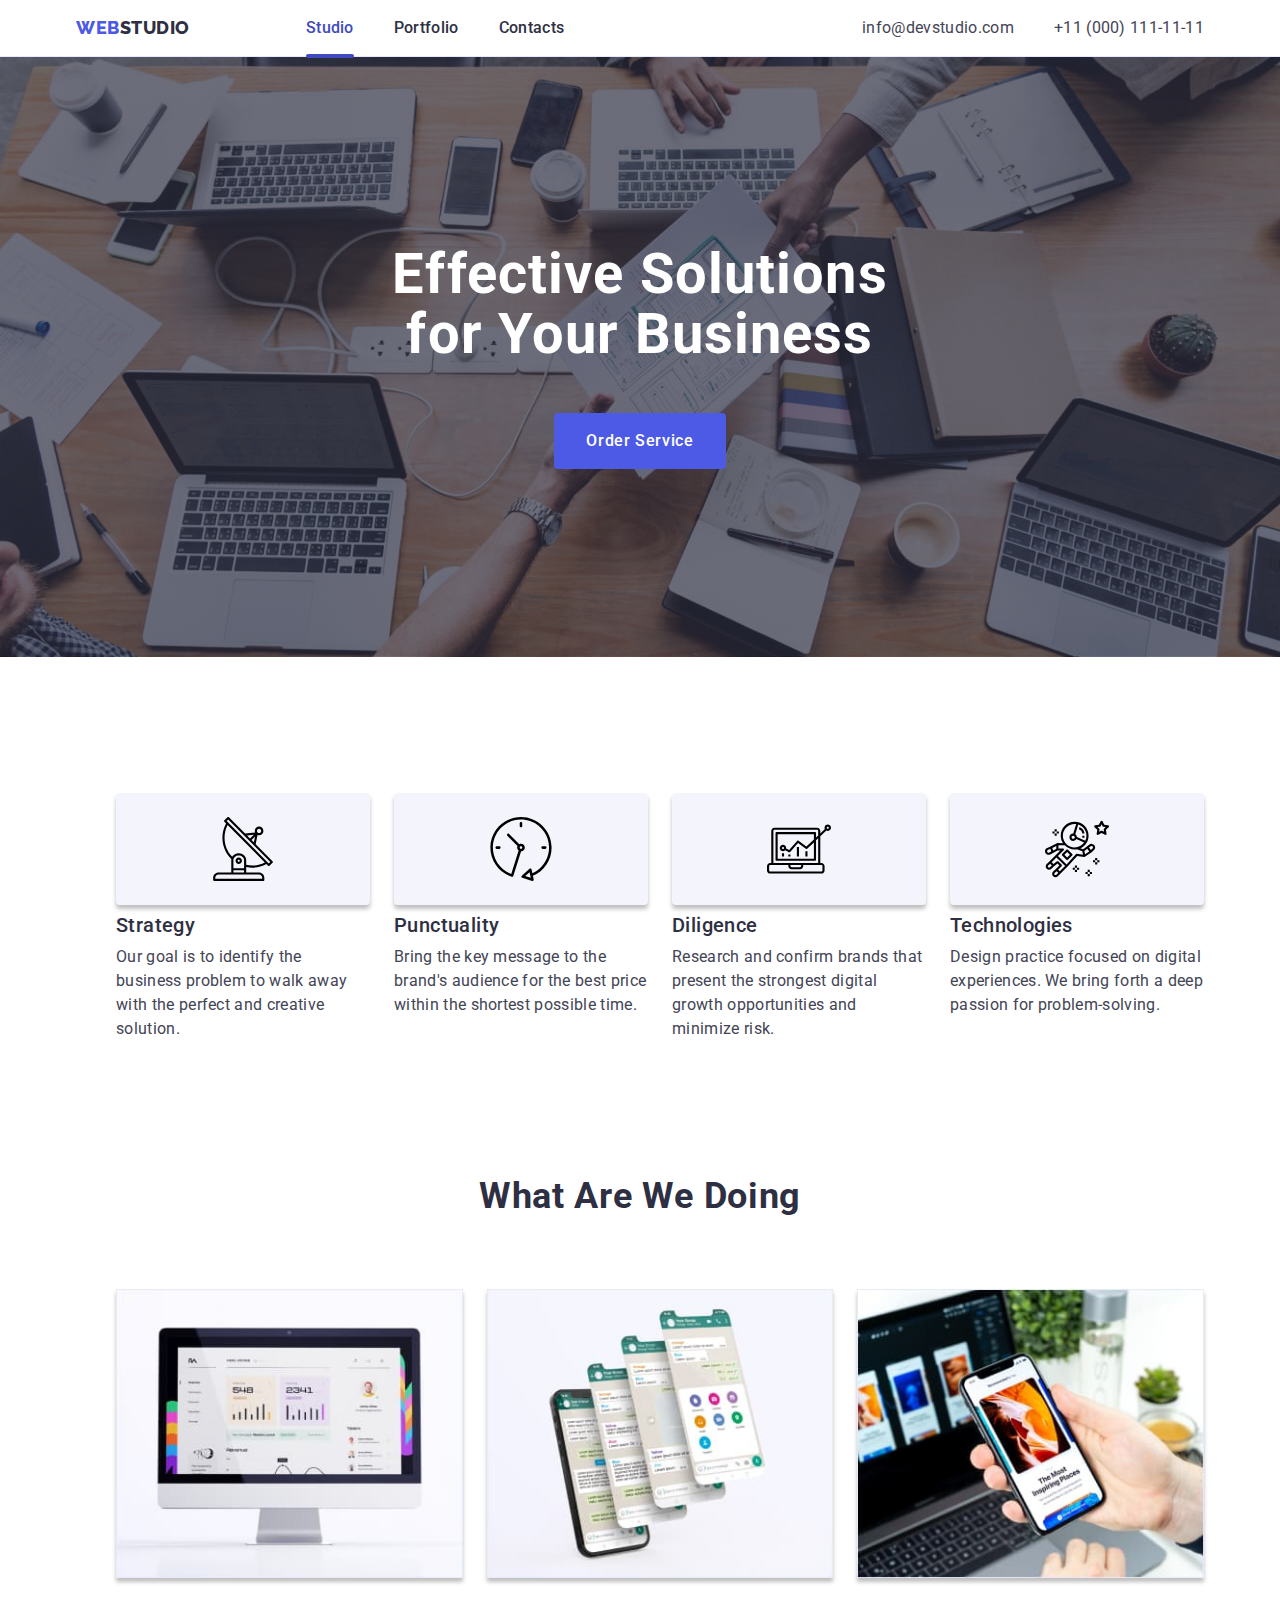
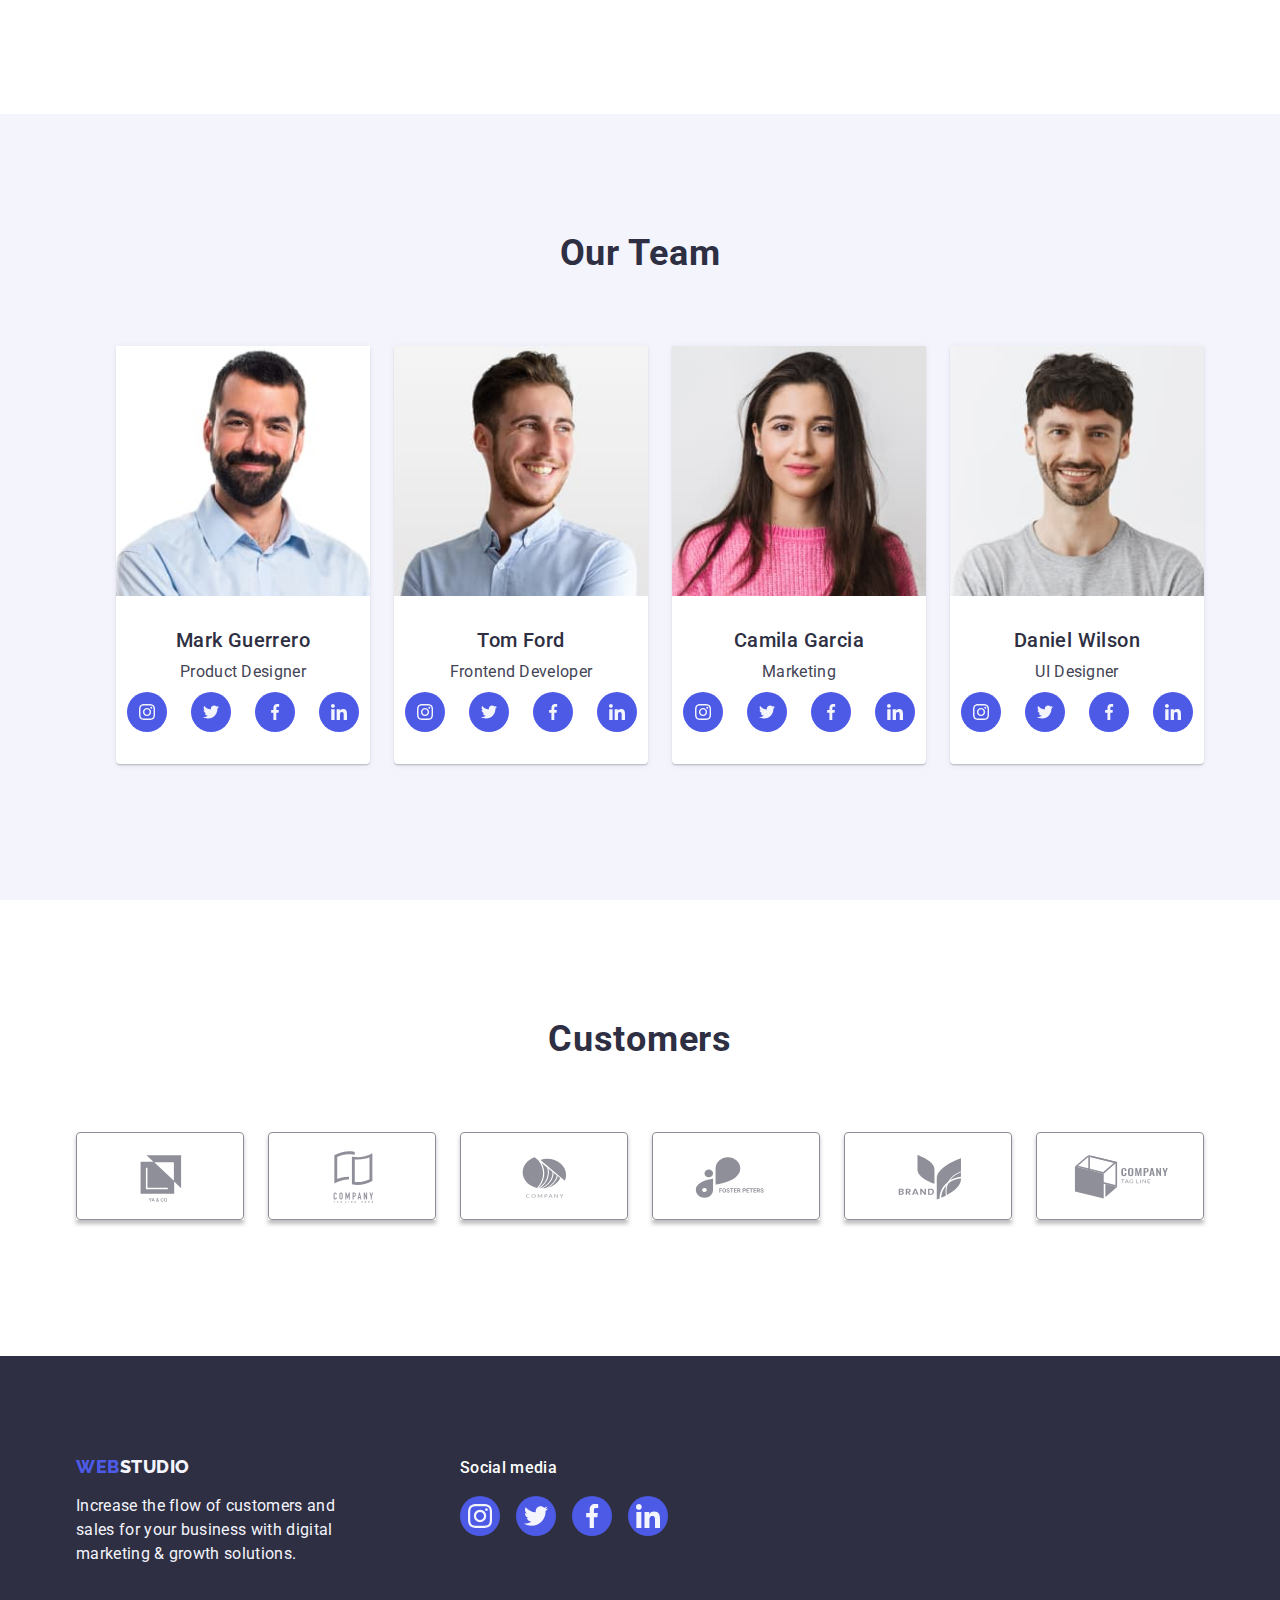
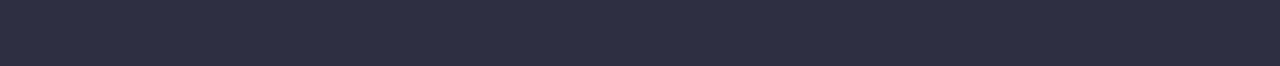
<file: index.html>
<!DOCTYPE html>
<html lang="en">
  <head>
    <meta charset="UTF-8" />
    <meta http-equiv="X-UA-Compatible" content="IE=edge" />
    <meta name="viewport" content="width=device-width, initial-scale=1.0" />
    <title>WebStudio</title>
    <link
      href="https://cdn.jsdelivr.net/npm/modern-normalize@2.0.0/modern-normalize.min.css"
      rel="stylesheet"
    />
    <link rel="stylesheet" href="./css/styles.css" />
    <link rel="preconnect" href="https://fonts.googleapis.com" />
    <link rel="preconnect" href="https://fonts.gstatic.com" crossorigin />
    <link
      href="https://fonts.googleapis.com/css2?family=Raleway:wght@800&display=swap"
      rel="stylesheet"
    />
    <link rel="preconnect" href="https://fonts.googleapis.com" />
    <link rel="preconnect" href="https://fonts.gstatic.com" crossorigin />
    <link
      href="https://fonts.googleapis.com/css2?family=Raleway:wght@800&family=Roboto&display=swap"
      rel="stylesheet"
    />
    <link rel="preconnect" href="https://fonts.googleapis.com" />
    <link rel="preconnect" href="https://fonts.gstatic.com" crossorigin />
    <link
      href="https://fonts.googleapis.com/css2?family=Raleway:wght@800&family=Roboto:wght@500&display=swap"
      rel="stylesheet"
    />
    <link rel="preconnect" href="https://fonts.googleapis.com" />
    <link rel="preconnect" href="https://fonts.gstatic.com" crossorigin />
    <link
      href="https://fonts.googleapis.com/css2?family=Raleway:wght@800&family=Roboto:wght@700&display=swap"
      rel="stylesheet"
    />
    <link rel="preconnect" href="https://fonts.googleapis.com" />
    <link rel="preconnect" href="https://fonts.gstatic.com" crossorigin />
    <link
      href="https://fonts.googleapis.com/css2?family=Raleway:wght@800&family=Roboto:wght@900&display=swap"
      rel="stylesheet"
    />
  </head>
  <body>
    <!-- header -->
    <header class="header">
      <div class="header-container container">
        <nav class="navigation">
          <a class="header-logo link" href="./index.html"
            >Web<span class="header-logo-span">Studio</span></a
          >
          <ul class="header-list list">
            <li>
              <a class="header-link link active" href="./index.html">Studio</a>
            </li>
            <li>
              <a class="header-link link" href="./portfolio.html">Portfolio</a>
            </li>
            <li><a class="header-link link" href="">Contacts</a></li>
          </ul>
        </nav>
        <address class="address">
          <ul class="header-list-address list">
            <li>
              <a class="header-address link" href="mailto:info@devstudio.com"
                >info@devstudio.com</a
              >
            </li>
            <li>
              <a class="header-address link" href="tel:+110001111111"
                >+11 (000) 111-11-11</a
              >
            </li>
          </ul>
        </address>
      </div>
    </header>
    <main>
      <!-- section hero -->
      <section class="section-hero">
        <div class="hero-container container">
          <h1 class="hero-title">Effective Solutions for Your Business</h1>
          <button data-modal-open type="button" class="hero-buttom">
            Order Service
          </button>
        </div>
      </section>
      <!-- section 1 -->
      <section class="strategy-section">
        <div class="container">
          <h2 class="visually-hidden" hidden>section 2</h2>
          <ul class="strategy-list list">
            <li class="strategy-item">
              <div class="strategy-container">
                <svg class="strategy-icon" width="64" height="64">
                  <use href="./images/icons.svg#icon-antenna-1"></use>
                </svg>
              </div>

              <h3 class="strategy-title title">Strategy</h3>
              <p class="text">
                Our goal is to identify the business problem to walk away with
                the perfect and creative solution.
              </p>
            </li>
            <li class="strategy-item">
              <div class="strategy-container">
                <svg class="strategy-icon" width="64" height="64">
                  <use href="./images/icons.svg#icon-clock-1"></use>
                </svg>
              </div>
              <h3 class="strategy-title title">Punctuality</h3>
              <p class="text">
                Bring the key message to the brand's audience for the best price
                within the shortest possible time.
              </p>
            </li>
            <li class="strategy-item">
              <div class="strategy-container">
                <svg class="strategy-icon" width="64" height="64">
                  <use href="./images/icons.svg#icon-diagram-1"></use>
                </svg>
              </div>
              <h3 class="strategy-title title">Diligence</h3>
              <p class="text">
                Research and confirm brands that present the strongest digital
                growth opportunities and minimize risk.
              </p>
            </li>
            <li class="strategy-item">
              <div class="strategy-container">
                <svg class="strategy-icon" width="64" height="64">
                  <use href="./images/icons.svg#icon-astronaut-1"></use>
                </svg>
              </div>
              <h3 class="strategy-title title">Technologies</h3>
              <p class="text">
                Design practice focused on digital experiences. We bring forth a
                deep passion for problem-solving.
              </p>
            </li>
          </ul>
        </div>
      </section>
      <!-- section 2 -->
      <section class="section-img">
        <div class="container">
          <h2 class="subject">What are we doing</h2>
          <ul class="section-img-container list">
            <li class="section-img-items">
              <img
                src="./images/img1.jpg"
                alt="application on the computer"
                width="360"
                height="300"
              />
            </li>
            <li class="section-img-items">
              <img
                src="./images/img2.jpg"
                alt="multitasking apps on phone"
                width="360"
                height="300"
              />
            </li>
            <li class="section-img-items">
              <img
                src="./images/img3.jpg"
                alt="multiplatform"
                width="360"
                height="300"
              />
            </li>
          </ul>
        </div>
      </section>
      <!-- Section 3 -->
      <section class="section-team">
        <div class="container">
          <h2 class="subject-team">Our Team</h2>
          <ul class="section-team-container list">
            <li class="section-team-list">
              <img
                src="./images/img.jpg"
                alt="Mark Guerrero"
                width="264"
                height="260"
              />
              <div class="team-cards">
                <h3 class="heading">Mark Guerrero</h3>
                <p class="slogan">Product Designer</p>
                <ul class="team-list list">
                  <li class="team-item">
                    <a class="team-link" href="" aria-label="instagram">
                      <svg class="team-svg" width="16" height="16">
                        <use href="./images/icons.svg#icon-instagram-1"></use>
                      </svg>
                    </a>
                  </li>
                  <li class="team-item">
                    <a class="team-link" href="" aria-label="twitter">
                      <svg class="team-svg" width="16" height="16">
                        <use href="./images/icons.svg#icon-twitter-1"></use>
                      </svg>
                    </a>
                  </li>
                  <li class="team-item">
                    <a class="team-link" href="" aria-label="facebook">
                      <svg class="team-svg" width="16" height="16">
                        <use href="./images/icons.svg#icon-facebook-1"></use>
                      </svg>
                    </a>
                  </li>
                  <li class="team-item">
                    <a class="team-link" href="" aria-label="linkedin">
                      <svg class="team-svg" width="16" height="16">
                        <use href="./images/icons.svg#icon-linkedin-1"></use>
                      </svg>
                    </a>
                  </li>
                </ul>
              </div>
            </li>
            <li class="section-team-list">
              <img
                src="./images/img11.jpg"
                alt="Tom Ford"
                width="264"
                height="260"
              />
              <div class="team-cards">
                <h3 class="heading">Tom Ford</h3>
                <p class="slogan">Frontend Developer</p>
                <ul class="team-list list">
                  <li class="team-item">
                    <a class="team-link" href="" aria-label="instagram">
                      <svg class="team-svg" width="16" height="16">
                        <use href="./images/icons.svg#icon-instagram-1"></use>
                      </svg>
                    </a>
                  </li>
                  <li class="team-item">
                    <a class="team-link" href="" aria-label="twitter">
                      <svg class="team-svg" width="16" height="16">
                        <use href="./images/icons.svg#icon-twitter-1"></use>
                      </svg>
                    </a>
                  </li>
                  <li class="team-item">
                    <a class="team-link" href="" aria-label="facebook">
                      <svg class="team-svg" width="16" height="16">
                        <use href="./images/icons.svg#icon-facebook-1"></use>
                      </svg>
                    </a>
                  </li>
                  <li class="team-item">
                    <a class="team-link" href="" aria-label="linkedin">
                      <svg class="team-svg" width="16" height="16">
                        <use href="./images/icons.svg#icon-linkedin-1"></use>
                      </svg>
                    </a>
                  </li>
                </ul>
              </div>
            </li>
            <li class="section-team-list">
              <img
                src="./images/img22.jpg"
                alt="Camila Garcia"
                width="264"
                height="260"
              />
              <div class="team-cards">
                <h3 class="heading">Camila Garcia</h3>
                <p class="slogan">Marketing</p>
                <ul class="team-list list">
                  <li class="team-item">
                    <a class="team-link" href="" aria-label="instagram">
                      <svg class="team-svg" width="16" height="16">
                        <use href="./images/icons.svg#icon-instagram-1"></use>
                      </svg>
                    </a>
                  </li>
                  <li class="team-item">
                    <a class="team-link" href="" aria-label="twitter">
                      <svg class="team-svg" width="16" height="16">
                        <use href="./images/icons.svg#icon-twitter-1"></use>
                      </svg>
                    </a>
                  </li>
                  <li class="team-item">
                    <a class="team-link" href="" aria-label="facebook">
                      <svg class="team-svg" width="16" height="16">
                        <use href="./images/icons.svg#icon-facebook-1"></use>
                      </svg>
                    </a>
                  </li>
                  <li class="team-item">
                    <a class="team-link" href="" aria-label="linkedin">
                      <svg class="team-svg" width="16" height="16">
                        <use href="./images/icons.svg#icon-linkedin-1"></use>
                      </svg>
                    </a>
                  </li>
                </ul>
              </div>
            </li>
            <li class="section-team-list">
              <img
                src="./images/img33.jpg"
                alt="Daniel Wilson"
                width="264"
                height="260"
              />
              <div class="team-cards">
                <h3 class="heading">Daniel Wilson</h3>
                <p class="slogan">UI Designer</p>
                <ul class="team-list list">
                  <li class="team-item">
                    <a class="team-link" href="" aria-label="instagram">
                      <svg class="team-svg" width="16" height="16">
                        <use href="./images/icons.svg#icon-instagram-1"></use>
                      </svg>
                    </a>
                  </li>
                  <li class="team-item">
                    <a class="team-link" href="" aria-label="twitter">
                      <svg class="team-svg" width="16" height="16">
                        <use href="./images/icons.svg#icon-twitter-1"></use>
                      </svg>
                    </a>
                  </li>
                  <li class="team-item">
                    <a class="team-link" href="" aria-label="facebook">
                      <svg class="team-svg" width="16" height="16">
                        <use href="./images/icons.svg#icon-facebook-1"></use>
                      </svg>
                    </a>
                  </li>
                  <li class="team-item">
                    <a class="team-link" href="" aria-label="linkedin">
                      <svg class="team-svg" width="16" height="16">
                        <use href="./images/icons.svg#icon-linkedin-1"></use>
                      </svg>
                    </a>
                  </li>
                </ul>
              </div>
            </li>
          </ul>
        </div>
      </section>
      <!-- customers-section -->
      <section class="customers-section">
        <div class="container">
          <h2 class="customers">Customers</h2>
          <ul class="customers-list list">
            <li class="customers-item">
              <a class="customers-link" href="" aria-label="logo">
                <svg class="client" width="104" height="56">
                  <use href="./images/icons.svg#icon-Logo"></use>
                </svg>
              </a>
            </li>
            <li class="customers-item">
              <a class="customers-link" href="" aria-label="logo-1">
                <svg class="client" width="104" height="56">
                  <use href="./images/icons.svg#icon-Logo-1"></use>
                </svg>
              </a>
            </li>
            <li class="customers-item">
              <a class="customers-link" href="" aria-label="logo-2">
                <svg class="client" width="104" height="56">
                  <use href="./images/icons.svg#icon-Logo-2"></use>
                </svg>
              </a>
            </li>
            <li class="customers-item">
              <a class="customers-link" href="" aria-label="logo-3">
                <svg class="client" width="104" height="56">
                  <use href="./images/icons.svg#icon-Logo-3"></use>
                </svg>
              </a>
            </li>
            <li class="customers-item">
              <a class="customers-link" href="" aria-label="logo-4">
                <svg class="client" width="104" height="56">
                  <use href="./images/icons.svg#icon-Logo-4"></use>
                </svg>
              </a>
            </li>
            <li class="customers-item">
              <a class="customers-link" href="" aria-label="logo-5">
                <svg class="client" width="104" height="56">
                  <use href="./images/icons.svg#icon-Logo-5"></use>
                </svg>
              </a>
            </li>
          </ul>
        </div>
      </section>
    </main>
    <!-- footer -->
    <footer class="footer-section">
      <div class="container footer-container">
        <div class="footer-label">
          <a class="footer-logo footer-slogan link" href="./index.html"
            >Web<span class="footer-span">Studio</span></a
          >
          <p class="footer-text">
            Increase the flow of customers and sales for your business with
            digital marketing & growth solutions.
          </p>
        </div>
        <div class="footer-div">
          <p class="footer-tex">Social media</p>
          <ul class="footer-list list">
            <li class="footer-item">
              <a class="footer-link" href="" aria-label="instagram">
                <svg class="footer-ellipse" width="24" height="24">
                  <use href="./images/icons.svg#icon-instagram-1"></use>
                </svg>
              </a>
            </li>
            <li class="footer-item">
              <a class="footer-link" href="" aria-label="twitter">
                <svg class="footer-ellipse" width="24" height="24">
                  <use href="./images/icons.svg#icon-twitter-1"></use>
                </svg>
              </a>
            </li>
            <li class="footer-item">
              <a class="footer-link" href="" aria-label="facebook">
                <svg class="footer-ellipse" width="24" height="24">
                  <use href="./images/icons.svg#icon-facebook-1"></use>
                </svg>
              </a>
            </li>
            <li class="footer-item">
              <a class="footer-link" href="" aria-label="linkedin">
                <svg class="footer-ellipse" width="24" height="24">
                  <use href="./images/icons.svg#icon-linkedin-1"></use>
                </svg>
              </a>
            </li>
          </ul>
        </div>
      </div>
    </footer>
    <!-- modal-window -->
    <div data-modal class="backdrop is-hidden">
      <div class="modal">
        <button class="modal-batton" type="button" data-modal-close>
          <svg class="modal-svg" width="8" height="8">
            <use href="./images/icons.svg#icon-close"></use>
          </svg>
        </button>
      </div>
    </div>
    <script src="./js/modal.js"></script>
  </body>
</html>
</file>
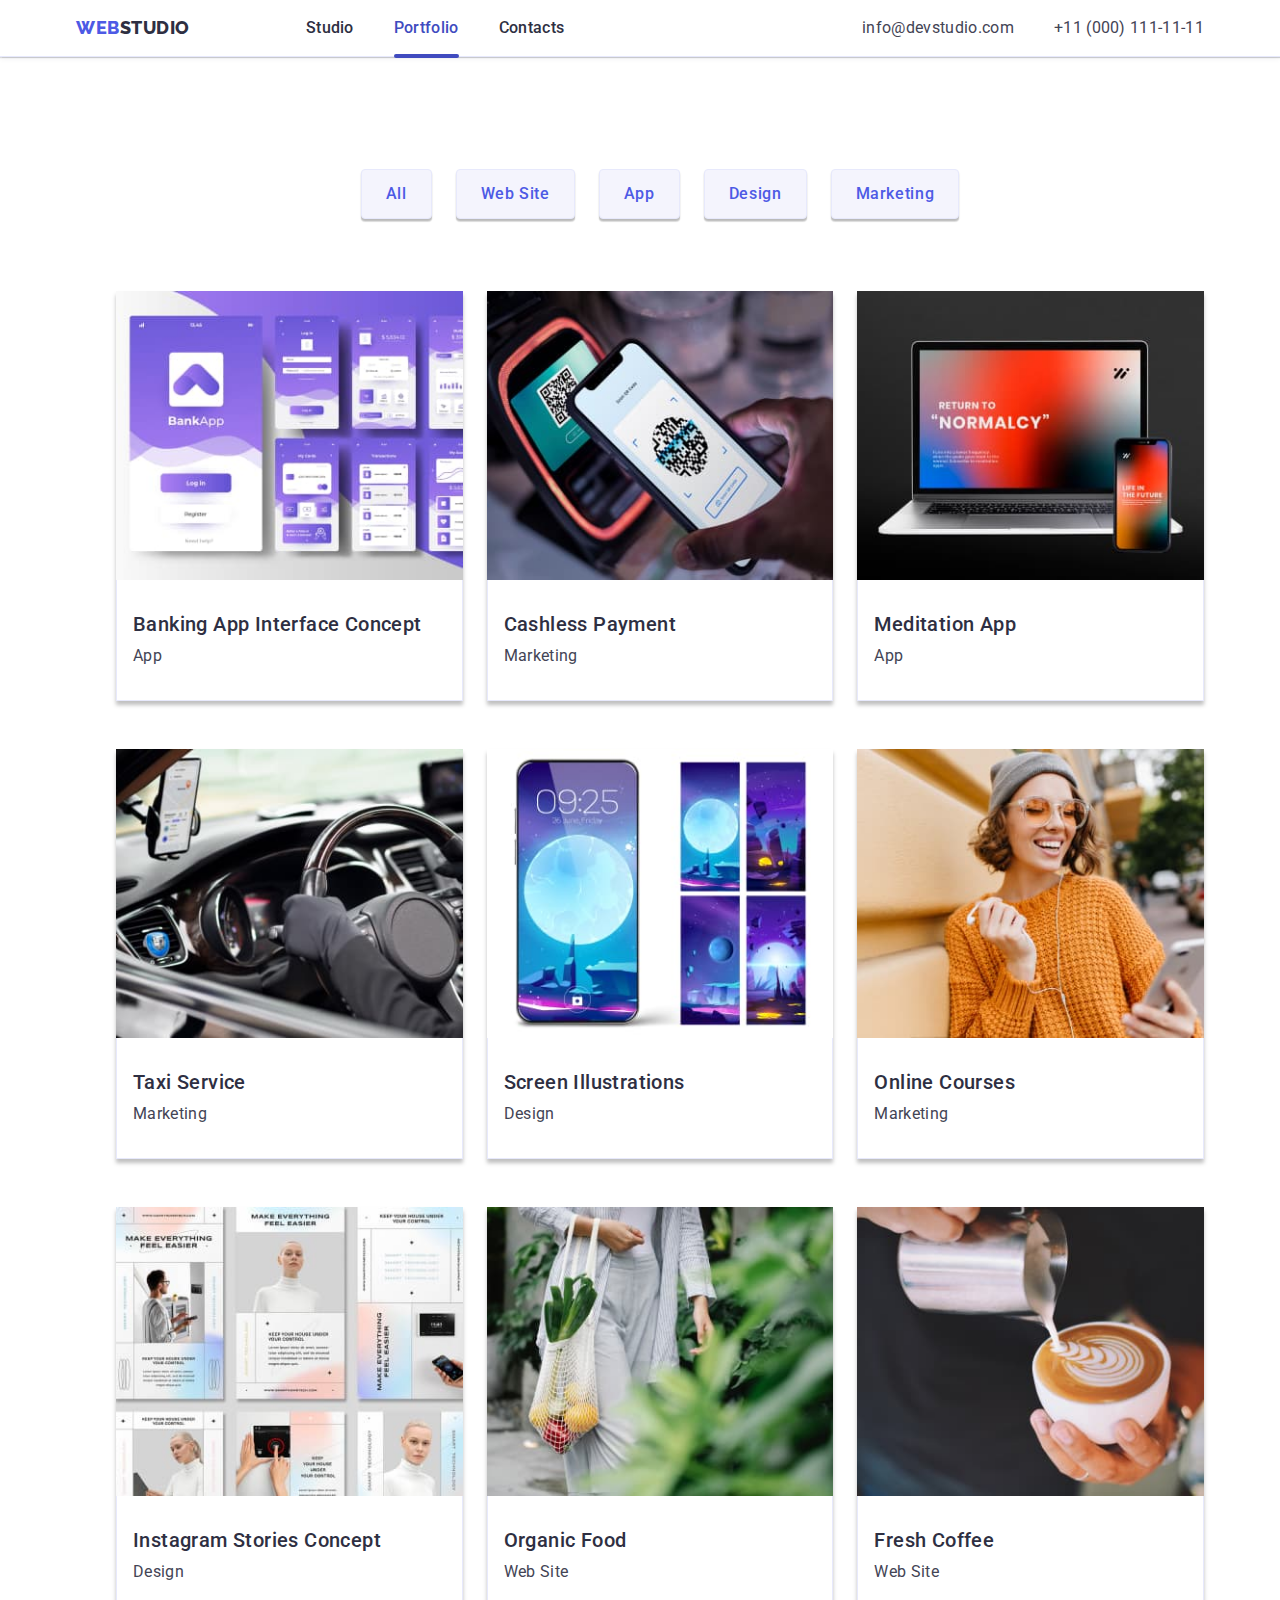
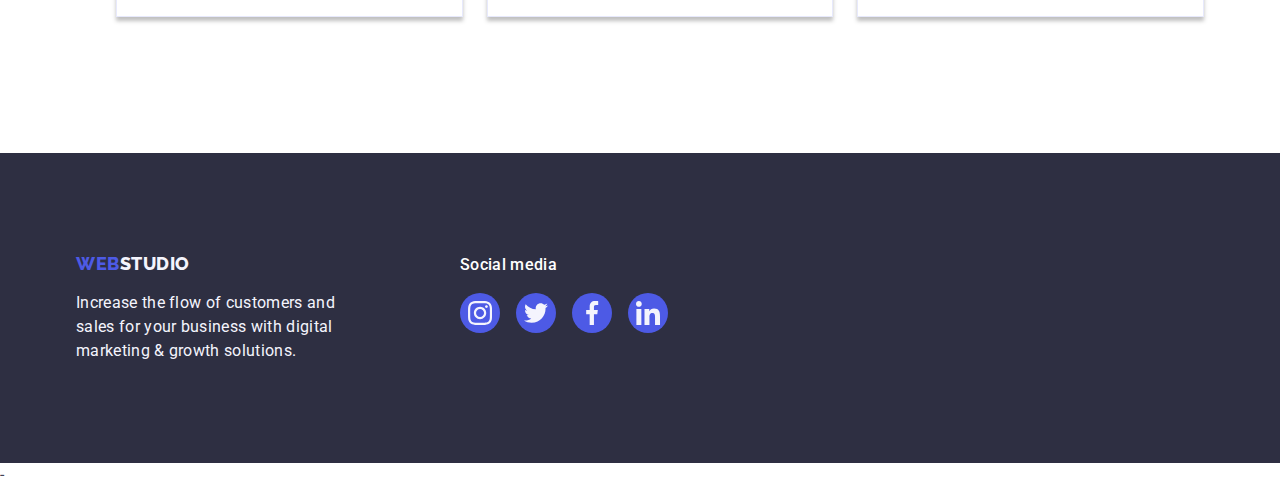
<file: portfolio.html>
<!DOCTYPE html>
<html lang="en">
  <head>
    <meta charset="UTF-8" />
    <meta http-equiv="X-UA-Compatible" content="IE=edge" />
    <meta name="viewport" content="width=device-width, initial-scale=1.0" />
    <title>Portfolio</title>
    <link
      href="https://cdn.jsdelivr.net/npm/modern-normalize@2.0.0/modern-normalize.min.css"
      rel="stylesheet"
    />
    <link rel="stylesheet" href="./css/styles.css" />
    <link rel="preconnect" href="https://fonts.googleapis.com" />
    <link rel="preconnect" href="https://fonts.gstatic.com" crossorigin />
    <link
      href="https://fonts.googleapis.com/css2?family=Raleway:wght@800&display=swap"
      rel="stylesheet"
    />
    <link rel="preconnect" href="https://fonts.googleapis.com" />
    <link rel="preconnect" href="https://fonts.gstatic.com" crossorigin />
    <link
      href="https://fonts.googleapis.com/css2?family=Raleway:wght@800&family=Roboto&display=swap"
      rel="stylesheet"
    />
    <link rel="preconnect" href="https://fonts.googleapis.com" />
    <link rel="preconnect" href="https://fonts.gstatic.com" crossorigin />
    <link
      href="https://fonts.googleapis.com/css2?family=Raleway:wght@800&family=Roboto:wght@500&display=swap"
      rel="stylesheet"
    />
    <link rel="preconnect" href="https://fonts.googleapis.com" />
    <link rel="preconnect" href="https://fonts.gstatic.com" crossorigin />
    <link
      href="https://fonts.googleapis.com/css2?family=Raleway:wght@800&family=Roboto:wght@700&display=swap"
      rel="stylesheet"
    />
    <link rel="preconnect" href="https://fonts.googleapis.com" />
    <link rel="preconnect" href="https://fonts.gstatic.com" crossorigin />
    <link
      href="https://fonts.googleapis.com/css2?family=Raleway:wght@800&family=Roboto:wght@900&display=swap"
      rel="stylesheet"
    />
  </head>
  <body>
    <!-- header -->
    <header class="header">
      <div class="header-container container">
        <nav class="navigation">
          <a class="header-logo link" href="./index.html"
            >Web<span class="header-logo-span">Studio</span></a
          >
          <ul class="header-list list">
            <li>
              <a class="header-link link" href="./index.html">Studio</a>
            </li>
            <li>
              <a class="header-link link active" href="./portfolio.html"
                >Portfolio</a
              >
            </li>
            <li><a class="header-link link" href="">Contacts</a></li>
          </ul>
        </nav>
        <address class="address">
          <ul class="header-list-address list">
            <li>
              <a class="header-address link" href="mailto:info@devstudio.com"
                >info@devstudio.com</a
              >
            </li>
            <li>
              <a class="header-address link" href="tel:+110001111111"
                >+11 (000) 111-11-11</a
              >
            </li>
          </ul>
        </address>
      </div>
    </header>
    <main>
      <!-- section -->
      <section class="partfolio-section">
        <div class="container">
          <h1 class="visually-hidden" hidden>hello</h1>
          <ul class="partfolio-container list">
            <li><button class="partfolio-button" type="button">All</button></li>
            <li>
              <button class="partfolio-button" type="button">Web Site</button>
            </li>
            <li><button class="partfolio-button" type="button">App</button></li>
            <li>
              <button class="partfolio-button" type="button">Design</button>
            </li>
            <li>
              <button class="partfolio-button" type="button">Marketing</button>
            </li>
          </ul>
          <ul class="img-container-partfolio list">
            <li class="section-img-items">
              <a class="partfolio-img link" href="#">
                <div class="img-wrapper">
                  <img
                    src="./images/images-portfolio/img1.jpg"
                    alt="Banking App Interface Concept"
                    width="360"
                    height="300"
                  />
                  <p class="text-overlay">
                    14 Stylish and User-Friendly App Design Concepts · Task
                    Manager App · Calorie Tracker App · Exotic Fruit Ecommerce
                    App · Cloud Storage App
                  </p>
                </div>
                <div class="overlay"></div>
                <div class="card-content">
                  <h2 class="card-content-title title">
                    Banking App Interface Concept
                  </h2>
                  <p class="text">App</p>
                </div>
              </a>
            </li>
            <li class="section-img-items">
              <a class="partfolio-img link" href="#">
                <div class="img-wrapper">
                  <img
                    src="./images/images-portfolio/img2.jpg"
                    alt="Cashless Payment"
                    width="360"
                    height="300"
                  />
                  <p class="text-overlay">
                    14 Stylish and User-Friendly App Design Concepts · Task
                    Manager App · Calorie Tracker App · Exotic Fruit Ecommerce
                    App · Cloud Storage App
                  </p>
                </div>
                <div class="overlay"></div>
                <div class="card-content">
                  <h2 class="card-content-title title">Cashless Payment</h2>
                  <p class="text">Marketing</p>
                </div>
              </a>
            </li>
            <li class="section-img-items">
              <a class="partfolio-img link" href="#">
                <div class="img-wrapper">
                  <img
                    src="./images/images-portfolio/img3.jpg"
                    alt="Meditation App"
                    width="360"
                    height="300"
                  />
                  <p class="text-overlay">
                    14 Stylish and User-Friendly App Design Concepts · Task
                    Manager App · Calorie Tracker App · Exotic Fruit Ecommerce
                    App · Cloud Storage App
                  </p>
                </div>
                <div class="overlay"></div>
                <div class="card-content">
                  <h2 class="card-content-title title">Meditation App</h2>
                  <p class="text">App</p>
                </div>
              </a>
            </li>
            <li class="section-img-items">
              <a class="partfolio-img link" href="#">
                <div class="img-wrapper">
                  <img
                    src="./images/images-portfolio/img4.jpg"
                    alt="Taxi Service"
                    width="360"
                    height="300"
                  />
                  <p class="text-overlay">
                    14 Stylish and User-Friendly App Design Concepts · Task
                    Manager App · Calorie Tracker App · Exotic Fruit Ecommerce
                    App · Cloud Storage App
                  </p>
                </div>
                <div class="overlay"></div>
                <div class="card-content">
                  <h2 class="card-content-title title">Taxi Service</h2>
                  <p class="text">Marketing</p>
                </div>
              </a>
            </li>
            <li class="section-img-items">
              <a class="partfolio-img link" href="#">
                <div class="img-wrapper">
                  <img
                    src="./images/images-portfolio/img5.jpg"
                    alt="Screen Illustrations"
                    width="360"
                    height="300"
                  />
                  <p class="text-overlay">
                    14 Stylish and User-Friendly App Design Concepts · Task
                    Manager App · Calorie Tracker App · Exotic Fruit Ecommerce
                    App · Cloud Storage App
                  </p>
                </div>
                <div class="overlay"></div>
                <div class="card-content">
                  <h2 class="card-content-title title">Screen Illustrations</h2>
                  <p class="text">Design</p>
                </div>
              </a>
            </li>
            <li class="section-img-items">
              <a class="partfolio-img link" href="#">
                <div class="img-wrapper">
                  <img
                    src="./images/images-portfolio/img6.jpg"
                    alt="Online Courses"
                    width="360"
                    height="300"
                  />
                  <p class="text-overlay">
                    14 Stylish and User-Friendly App Design Concepts · Task
                    Manager App · Calorie Tracker App · Exotic Fruit Ecommerce
                    App · Cloud Storage App
                  </p>
                </div>
                <div class="overlay"></div>
                <div class="card-content">
                  <h2 class="card-content-title title">Online Courses</h2>
                  <p class="text">Marketing</p>
                </div>
              </a>
            </li>
            <li class="section-img-items">
              <a class="partfolio-img link" href="#">
                <div class="img-wrapper">
                  <img
                    src="./images/images-portfolio/img7.jpg"
                    alt="Instagram Stories Concept"
                    width="360"
                    height="300"
                  />
                  <p class="text-overlay">
                    14 Stylish and User-Friendly App Design Concepts · Task
                    Manager App · Calorie Tracker App · Exotic Fruit Ecommerce
                    App · Cloud Storage App
                  </p>
                </div>
                <div class="overlay"></div>
                <div class="card-content">
                  <h2 class="card-content-title title">
                    Instagram Stories Concept
                  </h2>
                  <p class="text">Design</p>
                </div>
              </a>
            </li>
            <li class="section-img-items">
              <a class="partfolio-img link" href="#">
                <div class="img-wrapper">
                  <img
                    src="./images/images-portfolio/img8.jpg"
                    alt="Organic Food"
                    width="360"
                    height="300"
                  />
                  <p class="text-overlay">
                    14 Stylish and User-Friendly App Design Concepts · Task
                    Manager App · Calorie Tracker App · Exotic Fruit Ecommerce
                    App · Cloud Storage App
                  </p>
                </div>
                <div class="overlay"></div>
                <div class="card-content">
                  <h2 class="card-content-title title">Organic Food</h2>
                  <p class="text">Web Site</p>
                </div>
              </a>
            </li>
            <li class="section-img-items">
              <a class="partfolio-img link" href="#">
                <div class="img-wrapper">
                  <img
                    src="./images/images-portfolio/img9.jpg"
                    alt="Coffee"
                    width="360"
                    height="300"
                  />
                  <p class="text-overlay">
                    14 Stylish and User-Friendly App Design Concepts · Task
                    Manager App · Calorie Tracker App · Exotic Fruit Ecommerce
                    App · Cloud Storage App
                  </p>
                </div>
                <div class="overlay"></div>
                <div class="card-content">
                  <h2 class="card-content-title title">Fresh Coffee</h2>
                  <p class="text">Web Site</p>
                </div>
              </a>
            </li>
          </ul>
        </div>
      </section>
    </main>
    <!-- footer -->
    <footer class="footer-section">
      <div class="container footer-container">
        <div class="footer-label">
          <a class="footer-logo footer-slogan link" href="./index.html"
            >Web<span class="footer-span">Studio</span></a
          >
          <p class="footer-text">
            Increase the flow of customers and sales for your business with
            digital marketing & growth solutions.
          </p>
        </div>
        <div class="footer-div">
          <p class="footer-tex">Social media</p>
          <ul class="footer-list list">
            <li class="footer-item">
              <a class="footer-link" href="" aria-label="instagram">
                <svg class="footer-ellipse" width="24" height="24">
                  <use href="./images/icons.svg#icon-instagram-1"></use>
                </svg>
              </a>
            </li>
            <li class="footer-item">
              <a class="footer-link" href="" aria-label="twitter">
                <svg class="footer-ellipse" width="24" height="24">
                  <use href="./images/icons.svg#icon-twitter-1"></use>
                </svg>
              </a>
            </li>
            <li class="footer-item">
              <a class="footer-link" href="" aria-label="facebook">
                <svg class="footer-ellipse" width="24" height="24">
                  <use href="./images/icons.svg#icon-facebook-1"></use>
                </svg>
              </a>
            </li>
            <li class="footer-item">
              <a class="footer-link" href="" aria-label="linkedin">
                <svg class="footer-ellipse" width="24" height="24">
                  <use href="./images/icons.svg#icon-linkedin-1"></use>
                </svg>
              </a>
            </li>
          </ul>
        </div>
      </div>
    </footer>
    -
  </body>
</html>
</file>
<file: css/styles.css>
:root {
  --iris-color: #4d5ae5;
  --ocean-color: #404bbf;
  --navi-blue-color: #2e2f42;
  --green-color: #31d0aa;
  --slate-color: #434455;
  --light-slate-color: #8e8f99;
  --cornflower-color: #e7e9fc;
  --cloud-color: #f4f4fd;
  --navi-blue-modal-color: #2e2f42;
  --gray-color: #2e2f42;
  --white-color: #ffffff;
  --dairy-color: #fcfcfc;
}
/*reset*/
h1,
h2,
h3,
h4,
h5,
h6,
p {
  margin: 0;
}
img {
  display: block;
  max-width: 100%;
  height: auto;
}
.list {
  list-style-type: none;
}
/* base styles */
body {
  background-color: var(--white-color);
  font-family: "Roboto", sans-serif;
  font-style: normal;
  color: var(--slate-color);
  font-size: 16px;
  line-height: 1.5;
  text-align: left;
  letter-spacing: 0.02em;
}
.container {
  width: 1158px;
  margin: 0 auto;
  padding-left: 15px;
  padding-right: 15px;
}

.link {
  text-decoration: none;
  cursor: pointer;
}

.visually-hidden {
  position: absolute;
  width: 1px;
  height: 1px;
  margin: -1px;
  border: 0;
  padding: 0;
  white-space: nowrap;
  clip-path: inset(100%);
  clip: rect(0 0 0 0);
  overflow: hidden;
}

.title {
  font-weight: 500;
  font-size: 20px;
  line-height: 1.2;
  letter-spacing: 0.02em;
  color: var(--navi-blue-color);
}
.text {
  font-size: 16px;
  line-height: 1.5;
  letter-spacing: 0.02em;
  color: var(--slate-color);
}
.subject {
  font-weight: 700;
  font-size: 36px;
  line-height: 1.11;
  text-align: center;
  letter-spacing: 0.02em;
  text-transform: capitalize;
  color: var(--navi-blue-color);
  margin-bottom: 72px;
}
.subject-team {
  font-weight: 700;
  font-size: 36px;
  line-height: 1.11;
  text-align: center;
  letter-spacing: 0.02em;
  text-transform: capitalize;
  color: var(--navi-blue-color);
  margin-bottom: 72px;
}
.section-team {
  background-color: var(--cloud-color);
  text-align: center;
  padding: 120px 0;
}
.heading {
  font-weight: 500;
  font-size: 20px;
  line-height: 1.2;
  text-align: center;
  letter-spacing: 0.02em;
  color: var(--navi-blue-color);
  margin-bottom: 8px;
}
.slogan {
  font-size: 16px;
  line-height: 1.5;
  letter-spacing: 0.02em;
  color: var(--slate-color);
  text-align: center;
}
.section-team-list {
  background-color: var(--white-color);
  border-radius: 0px 0px 4px 4px;
  box-shadow: 0px 2px 1px 0px rgba(46, 47, 66, 0.08),
    0px 1px 1px 0px rgba(46, 47, 66, 0.16),
    0px 1px 6px 0px rgba(46, 47, 66, 0.08);
  transition: background-color 250ms cubic-bezier(0.4, 0, 0.2, 1);
}
.team-cards {
  padding: 32px 0;
}
.section-img {
  text-align: center;
  padding-bottom: 120px;
}
.section-img-container {
  display: flex;
  gap: 24px;
}
.section-img > img {
  border: 1px solid var(--cornflower-color);
}

.section-team-container {
  display: flex;
  gap: 24px;
}

.card-content {
  padding: 32px 16px;
  border: 1px solid var(--cornflower-color);
  border-top: none;
}

.section-img-items {
  position: relative;
  width: calc((100% - 48px) / 3);
  box-shadow: 0px 4px 4px 0px rgba(0, 0, 0, 0.25);
}
.section-img-items:hover {
  border: 1px solid var(--cloud, #f4f4fd);
  background: var(--white, #fff);
  box-shadow: 0px 2px 1px 0px rgba(46, 47, 66, 0.08),
    0px 1px 1px 0px rgba(46, 47, 66, 0.16),
    0px 1px 6px 0px rgba(46, 47, 66, 0.08);
}

.card-content-title {
  margin-bottom: 8px;
}

/*
====================
     HEADER 
====================
*/
.header {
  border-bottom: 1px solid #e7e9fc;
  box-shadow: 2px 1px rgba(46, 47, 66, 0.08), 0px 1px 1px rgba(46, 47, 66, 0.16),
    0px 1px 6px rgba(46, 47, 66, 0.08);
}
.header-logo-span {
  color: var(--navi-blue-color);
}
.header-container {
  align-items: center;
  display: flex;
  background: #ffffff;
}
.navigation {
  display: flex;
  align-items: center;
  padding: 0;
}
.header-logo {
  font-family: "Raleway", sans-serif;
  text-transform: uppercase;
  font-size: 18px;
  line-height: 1.17;
  font-weight: 800;
  letter-spacing: 0.03em;
  color: var(--iris-color);
  margin-right: 76px;
  display: inline-block;
}
.header-link {
  position: relative;
  font-weight: 500;
  font-size: 16px;
  line-height: 1.5;
  letter-spacing: 0.02em;
  color: var(--navi-blue-color);
  padding: 20px 0;
}
.header-list {
  display: flex;
  gap: 40px;
}
.header-list-address {
  display: flex;
  gap: 40px;
}
.header-link:hover {
  color: var(--ocean-color);
}
.header-link:focus {
  color: var(--ocean-color);
}
.address {
  font-size: 16px;
  line-height: 24px;
  letter-spacing: 0.02em;
  color: #434455;
}
address {
  font-style: normal;
  padding: 0;
  margin-left: auto;
}
.header-address {
  transition: color 250ms cubic-bezier(0.4, 0, 0.2, 1);
  font-size: 16px;
  line-height: 1.5;
  letter-spacing: 0.02em;
  color: var(--slate-color);
}
.header-address:focus {
  color: var(--ocean-color);
}
.header-address:hover {
  color: var(--ocean-color);
}
.header-link.active::after {
  content: "";
  display: block;
  width: 100%;
  height: 4px;
  border-radius: 2px;
  background: var(--ocean, #404bbf);
  position: absolute;
  left: 0;
  bottom: -1px;
}
.active {
  color: #404bbf;
  transition: color 250ms cubic-bezier(0.4, 0, 0.2, 1);
}
/*
====================
 SECTION-HERO
====================
*/
.section-hero {
  background-color: var(--navi-blue-color);
  text-align: center;
  background-image: linear-gradient(
      rgba(46, 47, 66, 0.7),
      rgba(46, 47, 66, 0.7)
    ),
    url(../images/hero/people-office.jpg);
  background-repeat: no-repeat;
  padding: 188px 0;
  background-size: cover;
  background-position: center;
  margin: 0 auto;
  max-width: 1440px;
}
.hero-container {
}
.hero-buttom:hover {
  background-color: var(--ocean-color);
}
.hero-buttom:focus {
  background-color: var(--ocean-color);
}
.hero-title {
  color: var(--white-color);
  text-align: center;
  font-weight: 700;
  font-size: 56px;
  line-height: 1.07;
  letter-spacing: 0.02em;
  max-width: 496px;
  margin: 0 auto;
}
.hero-buttom {
  transition: background-color 250ms cubic-bezier(0.4, 0, 0.2, 1);
  cursor: pointer;
  color: var(--white-color);
  background-color: var(--iris-color);
  border: none;
  border-radius: 4px;
  font-family: "Roboto", sans-serif;
  font-weight: 500;
  font-size: 16px;
  line-height: 1.5;
  letter-spacing: 0.04em;
  padding: 16px 32px;
  margin: 48px auto 0 auto;
  display: block;
  min-width: 169px;
}
/*
====================
 STRATEGY-SECTION
====================
*/
.strategy-item {
  width: calc((100% - 72px) / 4);
}
.strategy-title {
  margin-bottom: 8px;
}
.strategy-icon {
  border-radius: 4px;
  background-color: #f4f4fd;
}
.strategy-container {
  border-radius: 4px;
  background-color: #f4f4fd;
  display: flex;
  justify-content: center;
  align-items: center;
  padding: 24px 0;
  box-shadow: 0px 4px 4px 0px rgba(0, 0, 0, 0.25);
  margin-bottom: 8px;
}
.strategy-section {
  padding: 120px 0;
}
.strategy-list {
  display: flex;
  gap: 24px;
}
/*
====================
 TEAM-SECTION 
====================
*/
.team-list {
  display: flex;
  gap: 24px;
  padding: 0;
  margin-top: 8px;
  justify-content: center;
}
.team-item {
}
.team-svg {
  margin: 12px;
  fill: #f4f4fd;
}
.team-link {
  display: flex;
  align-items: center;
  justify-content: center;
  width: 100%;
  height: 100%;
  background-color: #4d5ae5;
  border-radius: 50%;
  transition: background-color 250ms cubic-bezier(0.4, 0, 0.2, 1);
}
.team-link:hover {
  background-color: #404bbf;
}
.team-link:focus {
  background-color: #404bbf;
}
/*
====================
 CUSTOMERS-SECTION 
====================
*/

.customers-section {
  padding-top: 120px;
  padding-bottom: 120px;
}
.customers {
  font-weight: 700;
  font-size: 36px;
  line-height: 1.11;
  text-align: center;
  letter-spacing: 0.02em;
  text-transform: capitalize;
  color: var(--navi-blue-color);
  margin-bottom: 72px;
}
.customers-list {
  display: flex;
  /* justify-content: center; */
  gap: 24px;
  padding: 0;
}

.customers-item {
  box-shadow: 0px 4px 4px 0px rgba(0, 0, 0, 0.25);
  width: calc((100% - 120px) / 6);
  height: 88px;
  padding: 0;
}
.customers-link {
  width: 100%;
  height: 100%;
  border-radius: 4px;
  display: flex;
  justify-content: center;
  align-items: center;
  color: #8e8f99;
  border: 1px solid #8e8f99;
  transition: border-color 250ms cubic-bezier(0.4, 0, 0.2, 1),
    color 250ms cubic-bezier(0.4, 0, 0.2, 1);
}

.customers-link:hover {
  border-color: #404bbf;
  color: #404bbf;
}
.customers-link:focus {
  border-color: #404bbf;
  color: #404bbf;
}
.client {
  margin: 16px 32px;
  fill: currentColor;
}

/*
====================
  FOOTER-SECTION 
====================
*/
.footer-section {
  background-color: var(--navi-blue-color);
  padding-top: 100px;
  padding-bottom: 100px;
}
.footer-logo {
  font-family: "Raleway", sans-serif;
  text-transform: uppercase;
  font-size: 18px;
  line-height: 1.17;
  font-weight: 800;
  letter-spacing: 0.03em;
  color: var(--iris-color);
  margin-right: 76px;
  display: inline-block;
}
.footer-slogan {
  margin-bottom: 17.5px;
}
.footer-span {
  color: var(--cloud-color);
}
.footer-container {
  display: flex;
  align-items: baseline;
}
.footer-label {
  margin-right: 120px;
}
.footer-text {
  line-height: 1.5;
  color: var(--cloud-color);
  letter-spacing: 0.02em;
  max-width: 264px;
}
.footer-list {
  display: flex;
  gap: 16px;
  padding: 0;
  margin: 0 auto;
}
.footer-item {
  transition: background-color 250ms cubic-bezier(0.4, 0, 0.2, 1);
}
.footer-div p {
  line-height: 1.5;
  color: #ffffff;
  letter-spacing: 0.02em;
  max-width: 264px;
  font-weight: 500;
  margin-bottom: 16px;
}
.footer-link {
  padding: 8px;
  display: flex;
  width: 100%;
  height: 100%;
  background-color: #4d5ae5;
  border-radius: 50%;
  align-items: center;
  justify-content: center;
  transition: background-color 250ms cubic-bezier(0.4, 0, 0.2, 1);
}
.footer-link:hover {
  background-color: #31d0aa;
}
.footer-link:focus {
  background-color: #31d0aa;
}
.footer-ellipse {
  fill: #f4f4fd;
}
/*
====================
  MODAL-ICON
====================
*/
.backdrop {
  position: fixed;
  top: 0;
  left: 0;
  width: 100%;
  height: 100%;
  background-color: rgba(46, 47, 66, 0.4);
  transition: opacity 250ms cubic-bezier(0.4, 0, 0.2, 1),
    visibility 250ms cubic-bezier(0.4, 0, 0.2, 1);
}
.is-hidden {
  opacity: 0;
  visibility: hidden;
  pointer-events: none;
}
.modal {
  position: absolute;
  top: 50%;
  left: 50%;
  transform: translate(-50%, -50%) scale(1);
  width: 408px;
  min-height: 584px;
  background: #fcfcfc;
  box-shadow: 0px 1px 1px rgba(0, 0, 0, 0.14), 0px 1px 3px rgba(0, 0, 0, 0.12),
    0px 2px 1px rgba(0, 0, 0, 0.2);
  border-radius: 4px;
  transition: transform 250ms cubic-bezier(0.4, 0, 0.2, 1);
}
.modal-batton {
  display: flex;
  position: absolute;
  top: 24px;
  right: 24px;
  width: 24px;
  height: 24px;
  border-radius: 50%;
  align-items: center;
  justify-content: center;
  background-color: #e7e9fc;
  border: 1px solid rgba(0, 0, 0, 0.1);
  padding: 0;
  cursor: pointer;
  transition: background-color 250ms cubic-bezier(0.4, 0, 0.2, 1),
    border 250ms cubic-bezier(0.4, 0, 0.2, 1);
}
.modal-batton:hover {
  background-color: #404bbf;
  border: none;
  fill: #ffffff;
}
.modal-batton:focus {
  background-color: #404bbf;
  border: none;
  fill: #ffffff;
}

.modal-svg {
  transition: fill 250ms cubic-bezier(0.4, 0, 0.2, 1);
}
/*
====================
     PARTFOLIO
====================
*/
.partfolio-section {
  padding-top: 96px;
  padding-bottom: 120px;
}
.partfolio-container {
  display: flex;
  justify-content: center;
  gap: 24px;
  margin-bottom: 72px;
}
.img-container-partfolio {
  display: flex;
  flex-wrap: wrap;

  flex-wrap: wrap;
  column-gap: 24px;
  row-gap: 48px;
}
/*
====================
  PARTFOLIO-BUTTON
====================
*/
.partfolio-button {
  font-family: "Roboto", sans-serif;
  font-weight: 500;
  font-size: 16px;
  line-height: 1.5;
  letter-spacing: 0.04em;
  color: var(--iris-color);
  background-color: var(--cloud-color);
  cursor: pointer;
  padding: 12px 24px;
  border: 1px solid #e7e9fc;
  border-radius: 4px;
  transition: color 250ms cubic-bezier(0.4, 0, 0.2, 1),
    background-color 250ms cubic-bezier(0.4, 0, 0.2, 1),
    border-color 250ms cubic-bezier(0.4, 0, 0.2, 1),
    box-shadow 250ms cubic-bezier(0.4, 0, 0.2, 1);
  box-shadow: 0px 3px 1px rgba(0, 0, 0, 0.1), 0px 2px 1px rgba(0, 0, 0, 0.08),
    0px 2px 2px rgba(0, 0, 0, 0.12);
}
.partfolio-button:hover {
  color: var(--white-color);
  background-color: var(--ocean-color);
  border: 1px solid transparent;
  border-radius: 4px;
  box-shadow: 0px 3px 1px rgba(0, 0, 0, 0.1), 0px 2px 1px rgba(0, 0, 0, 0.08),
    0px 2px 2px rgba(0, 0, 0, 0.12);
}
.partfolio-button:focus {
  color: var(--white-color);
  background-color: var(--ocean-color);
  border: 1px solid transparent;
  border-radius: 4px;
  box-shadow: зі значенням 0px 3px 1px rgba(0, 0, 0, 0.1),
    0px 2px 1px rgba(0, 0, 0, 0.08), 0px 2px 2px rgba(0, 0, 0, 0.12);
}
/*
====================
  PARTFOLIO-CARDS
====================
*/
.partfolio-img {
  display: block;
  transition: box-shadow 250ms cubic-bezier(0.4, 0, 0.2, 1);
}
.partfolio-img:hover {
  box-shadow: 0px 1px 6px rgba(46, 47, 66, 0.08),
    0px 1px 1px rgba(46, 47, 66, 0.16), 0px 2px 1px rgba(46, 47, 66, 0.08);
}
/*
====================
  PARTFOLIO-OVERLAY
====================
*/
.img-wrapper {
  overflow: hidden;
  position: relative;
}

.overlay {
  top: 0;
  left: 0;

  background: var(--iris, #4d5ae5);
}

.text-overlay {
  position: absolute;
  font-size: 16px;
  line-height: 1.5;
  letter-spacing: 0.02em;
  color: #f4f4fd;
  top: 0;
  padding: 40px 32px;
  background-color: #4d5ae5;
  height: 100%;
  width: 100%;
  transform: translateY(100%);
  transition: transform 250ms cubic-bezier(0.4, 0, 0.2, 1);
}
.partfolio-img:hover .text-overlay {
  transform: translateY(0%);
}
</file>
